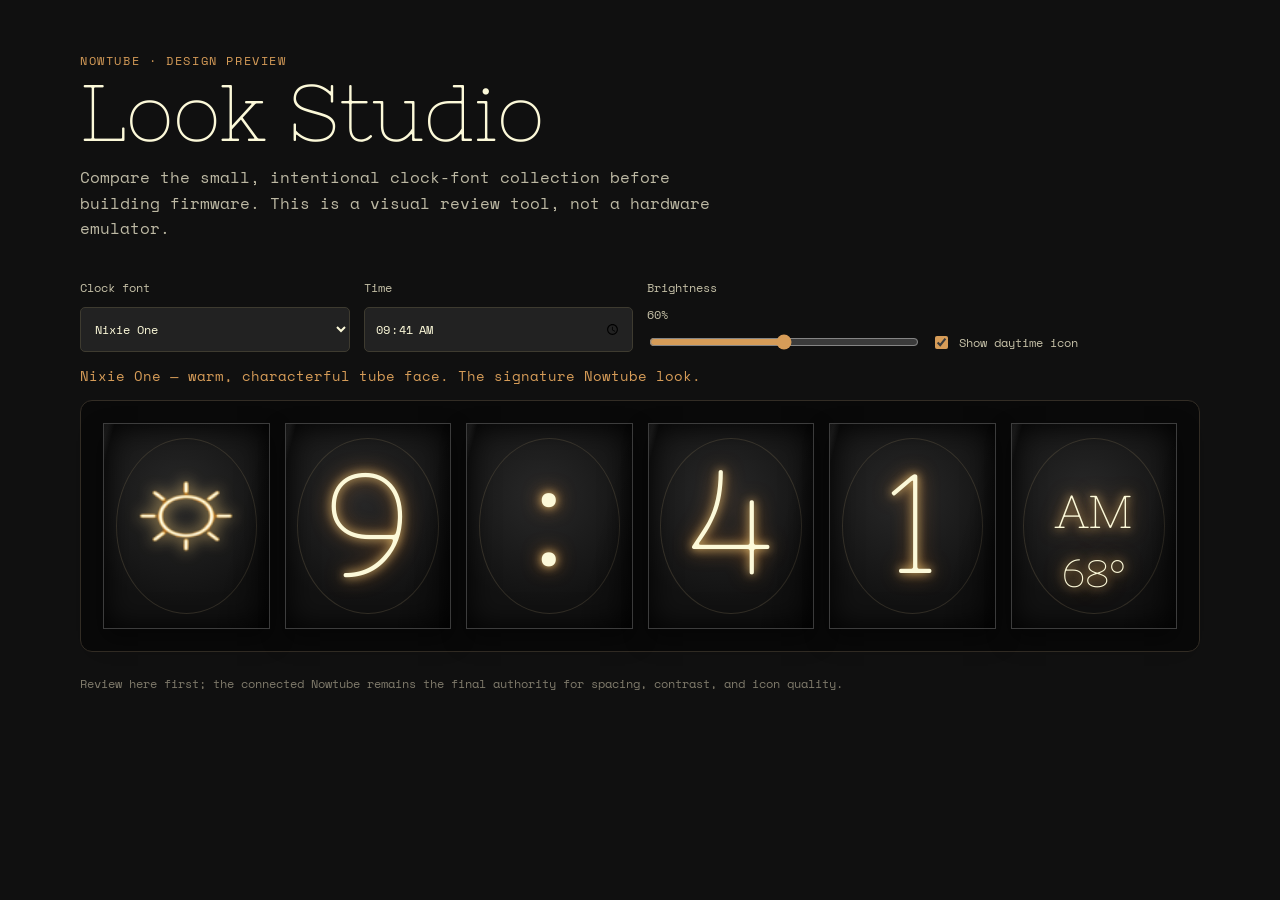
<file: tools/look-studio/index.html>
<!doctype html>
<html lang="en">
  <head>
    <meta charset="utf-8">
    <meta name="viewport" content="width=device-width, initial-scale=1">
    <title>Nowtube Look Studio</title>
    <link rel="stylesheet" href="style.css">
  </head>
  <body>
    <main>
      <header>
        <p class="eyebrow">Nowtube · design preview</p>
        <h1>Look Studio</h1>
        <p class="intro">Compare the small, intentional clock-font collection before building firmware. This is a visual review tool, not a hardware emulator.</p>
      </header>

      <section class="controls" aria-label="Preview controls">
        <label>
          Clock font
          <select id="font">
            <option value="nixie">Nixie One</option>
            <option value="space">Space Mono</option>
            <option value="atkinson">Atkinson Hyperlegible</option>
            <option value="aldrich">Aldrich</option>
          </select>
        </label>
        <label>
          Time
          <input id="time" type="time" value="09:41">
        </label>
        <label>
          Brightness <output id="brightness-value">60%</output>
          <input id="brightness" type="range" min="20" max="100" value="60">
        </label>
        <label class="switch">
          <input id="show-weather" type="checkbox" checked>
          <span>Show daytime icon</span>
        </label>
      </section>

      <p class="font-note" id="font-note"></p>

      <section class="tube-row" id="tube-row" aria-label="Six virtual Nowtube displays">
        <article class="tube"><span class="digit weather-slot" id="digit-0">0</span><img id="weather-icon" src="../../main/spiffs/sunny.png" alt="Sunny"></article>
        <article class="tube"><span class="digit" id="digit-1">9</span></article>
        <article class="tube colon"><span class="digit">:</span></article>
        <article class="tube"><span class="digit" id="digit-2">4</span></article>
        <article class="tube"><span class="digit" id="digit-3">1</span></article>
        <article class="tube detail"><span class="ampm" id="ampm">AM</span><span class="temp">68°</span></article>
      </section>

      <footer>Review here first; the connected Nowtube remains the final authority for spacing, contrast, and icon quality.</footer>
    </main>
    <script src="app.js"></script>
  </body>
</html>
</file>
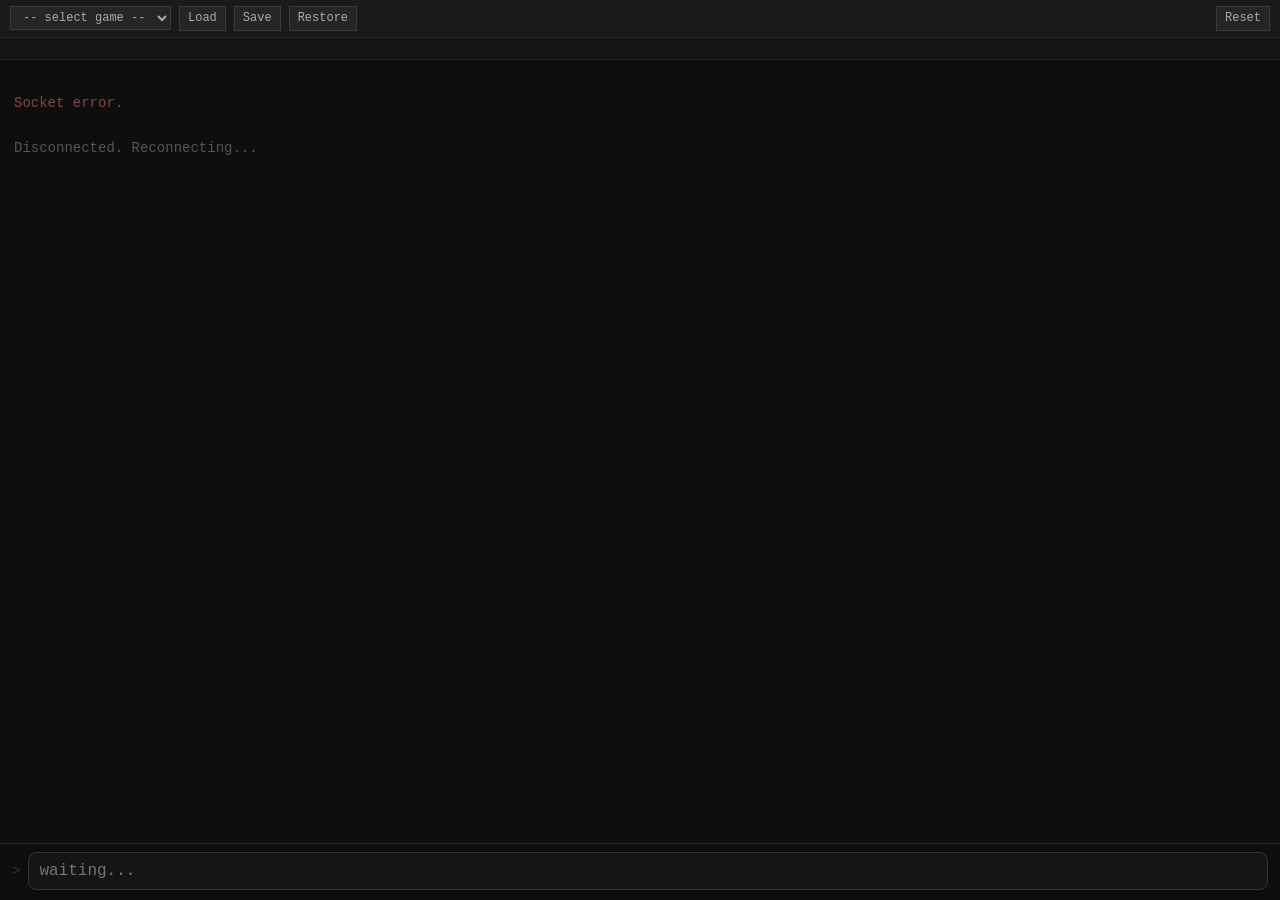
<file: components/zvibe_webterm/zvibe.html>
<!DOCTYPE html>
<html lang="en">
<head>
<meta charset="UTF-8">
<meta name="viewport" content="width=device-width, initial-scale=1, viewport-fit=cover">
<title>zvibe</title>
<style>
* { box-sizing: border-box; margin: 0; padding: 0; }
body {
    background: #0e0e0e;
    color: #c8c8c8;
    font: 14px/1.6 'Courier New', Courier, monospace;
    height: var(--app-height, 100dvh);
    min-height: var(--app-height, 100dvh);
    display: flex;
    flex-direction: column;
    overflow: hidden;
}
#toolbar {
    background: #1a1a1a;
    border-bottom: 1px solid #2a2a2a;
    padding: 6px 10px;
    display: flex;
    align-items: center;
    gap: 8px;
    flex-shrink: 0;
    flex-wrap: wrap;
}
#status-bar {
    background: #151515;
    border-bottom: 1px solid #222;
    padding: 3px 10px;
    font-size: 12px;
    color: #888;
    flex-shrink: 0;
    min-height: 22px;
}
#output {
    flex: 1;
    overflow-y: auto;
    padding: 10px 14px;
    padding-bottom: 76px;
    white-space: pre-wrap;
    word-break: break-word;
}
#input-bar {
    position: fixed;
    left: 0;
    right: 0;
    bottom: 0;
    z-index: 10;
    min-height: 56px;
    border-top: 1px solid #2a2a2a;
    padding: 8px 12px calc(10px + env(safe-area-inset-bottom));
    background: rgba(14, 14, 14, 0.96);
    backdrop-filter: blur(8px);
    display: flex;
    align-items: center;
    gap: 8px;
}
#prompt-char { color: #3a3; user-select: none; }
#input-field {
    flex: 1;
    min-width: 0;
    min-height: 38px;
    background: #151515;
    border: 1px solid #333;
    border-radius: 8px;
    padding: 6px 10px;
    outline: none;
    color: #d0d0d0;
    font: 16px/1.4 'Courier New', Courier, monospace;
    caret-color: #3a3;
}
#input-field:focus { border-color: #4a4; background: #111; }
.input-hint {
    display: none;
    color: #555;
    font-size: 11px;
    white-space: nowrap;
}
.msg-sys  { color: #555; }
.msg-err  { color: #844; }
.msg-echo { color: #668; }

select, button {
    background: #252525;
    color: #aaa;
    border: 1px solid #3a3a3a;
    padding: 3px 8px;
    font: 12px/1.4 'Courier New', monospace;
    cursor: pointer;
}
select:focus, button:hover { border-color: #666; outline: none; background: #2e2e2e; }
#game-select { max-width: 220px; }
#btn-reset   { margin-left: auto; }
@media (max-width: 640px) {
    body { font-size: 16px; }
    #toolbar {
        padding: calc(6px + env(safe-area-inset-top)) 8px 6px;
        gap: 6px;
    }
    #game-select { flex: 1 1 100%; max-width: none; }
    #btn-reset { margin-left: 0; }
    #status-bar { font-size: 12px; }
    #output { padding: 8px 12px 96px; }
    .input-hint { display: inline; }
}
</style>
</head>
<body>

<div id="toolbar">
    <select id="game-select"><option value="">-- select game --</option></select>
    <button id="btn-load">Load</button>
    <button id="btn-save">Save</button>
    <button id="btn-restore">Restore</button>
    <button id="btn-reset">Reset</button>
</div>
<div id="status-bar"></div>
<div id="output"></div>
<div id="input-bar">
    <span id="prompt-char">&gt;</span>
    <input id="input-field" type="text" autocomplete="off"
           autocapitalize="none" autocorrect="off" enterkeyhint="send"
           spellcheck="false" disabled placeholder="waiting...">
    <span class="input-hint">tap to type</span>
</div>

<script>
(function () {
'use strict';

const output   = document.getElementById('output');
const inputEl  = document.getElementById('input-field');
const promptEl = document.getElementById('prompt-char');
const statusEl = document.getElementById('status-bar');
const picker   = document.getElementById('game-select');
const inputBar = document.getElementById('input-bar');

let ws = null;
let gamesLoaded = false;

function updateViewportHeight() {
    const h = window.visualViewport ? window.visualViewport.height : window.innerHeight;
    document.documentElement.style.setProperty('--app-height', `${h}px`);
}

updateViewportHeight();
window.addEventListener('resize', updateViewportHeight);
if (window.visualViewport) {
    window.visualViewport.addEventListener('resize', updateViewportHeight);
    window.visualViewport.addEventListener('scroll', updateViewportHeight);
}

function print(text, cls) {
    const el = document.createElement('span');
    if (cls) el.className = cls;
    el.textContent = text;
    output.appendChild(el);
    output.scrollTop = output.scrollHeight;
}

function setInput(on) {
    inputEl.disabled = !on;
    promptEl.style.color = on ? '#3a3' : '#333';
    if (on) {
        inputEl.placeholder = 'type command';
        setTimeout(() => inputEl.focus(), 0);
    }
    else inputEl.placeholder = 'waiting...';
}

function send(obj) { if (ws && ws.readyState === WebSocket.OPEN) ws.send(JSON.stringify(obj)); }

function requestGames() {
    send({ type: 'games' });
}

function connect() {
    const proto = location.protocol === 'https:' ? 'wss' : 'ws';
    ws = new WebSocket(`${proto}://${location.host}/zvibe`);

    ws.addEventListener('open', () => {
        print('Connected.\n', 'msg-sys');
        gamesLoaded = false;
        requestGames();
        setTimeout(() => { if (!gamesLoaded) requestGames(); }, 500);
        setTimeout(() => { if (!gamesLoaded) requestGames(); }, 2000);
    });

    ws.addEventListener('close', () => {
        setInput(false);
        print('\nDisconnected. Reconnecting...\n', 'msg-sys');
        ws = null;
        setTimeout(connect, 3000);
    });

    ws.addEventListener('error', () => print('\nSocket error.\n', 'msg-err'));

    ws.addEventListener('message', ({ data }) => {
        let msg;
        try { msg = JSON.parse(data); } catch { print(data); return; }

        switch (msg.type) {
            case 'output':
                print(msg.text);
                setInput(!!msg.prompt);
                break;

            case 'status': {
                const loc   = msg.location || '';
                const right = (msg.hours !== undefined)
                    ? `${msg.hours}:${String(msg.minutes).padStart(2, '0')}`
                    : `Score: ${msg.score}   Turns: ${msg.turns}`;
                statusEl.textContent = loc ? `${loc}   ${right}` : right;
                break;
            }

            case 'games': {
                gamesLoaded = true;
                const prev = picker.value;
                while (picker.options.length > 1) picker.remove(1);
                (msg.list || []).slice().sort().forEach(g => picker.add(new Option(g, g)));
                if (prev && [...picker.options].some(o => o.value === prev)) picker.value = prev;
                if (picker.options.length <= 1) print('No games found in SPIFFS.\n', 'msg-err');
                break;
            }

            case 'busy':
                print('A session is already in progress on this device.\n', 'msg-err');
                break;

            case 'resumed':
                print('\n-- session resumed --\n', 'msg-sys');
                setInput(!!msg.prompt);
                break;

            case 'saved':
                print('\n[Saved.]\n', 'msg-sys');
                setInput(true);
                break;

            case 'error':
                print(`\n[${msg.message}]\n`, 'msg-err');
                setInput(true);
                break;
        }
    });
}

inputEl.addEventListener('keydown', e => {
    if (e.key !== 'Enter') return;
    const text = inputEl.value;
    print(` ${text}\n`, 'msg-echo');
    send({ type: 'input', text });
    inputEl.value = '';
    setInput(false);
});

inputBar.addEventListener('click', () => {
    if (!inputEl.disabled) inputEl.focus();
});

output.addEventListener('click', () => {
    if (!inputEl.disabled) inputEl.focus();
});

document.getElementById('btn-load').addEventListener('click', () => {
    const g = picker.value;
    if (!g) return;
    output.textContent = '';
    statusEl.textContent = '';
    setInput(false);
    send({ type: 'load', game: g });
});

document.getElementById('btn-save').addEventListener('click', () => send({ type: 'save' }));

document.getElementById('btn-restore').addEventListener('click', () => send({ type: 'restore' }));

document.getElementById('btn-reset').addEventListener('click', () => {
    if (!confirm('Reset session? Game progress will be lost.')) return;
    output.textContent = '';
    statusEl.textContent = '';
    setInput(false);
    send({ type: 'reset' });
    requestGames();
});

connect();
}());
</script>
</body>
</html>
</file>
<file: tools/look-studio/style.css>
@import url('https://fonts.googleapis.com/css2?family=Aldrich&family=Atkinson+Hyperlegible:wght@400&family=Nixie+One&family=Space+Mono:wght@400&display=swap');

:root {
  color: #fcf9d9;
  background: #101010;
  font-family: "Space Mono", monospace;
}

* { box-sizing: border-box; }
body { margin: 0; min-width: 320px; }
main { width: min(1120px, calc(100% - 40px)); margin: 0 auto; padding: 52px 0 44px; }
.eyebrow { color: #d69c58; font-size: .72rem; letter-spacing: .14em; text-transform: uppercase; margin: 0 0 8px; }
h1 { font: 400 clamp(2.5rem, 8vw, 5rem)/.9 "Nixie One", cursive; margin: 0; }
.intro { max-width: 670px; color: #bdb9a4; line-height: 1.6; }
.controls { display: grid; grid-template-columns: repeat(4, minmax(0, 1fr)); gap: 14px; margin: 36px 0 14px; }
label { display: grid; gap: 8px; color: #c5c0a7; font-size: .78rem; }
select, input { width: 100%; accent-color: #d69c58; }
select, input[type="time"] { background: #222; color: #fcf9d9; border: 1px solid #3e3b30; border-radius: 5px; padding: 10px; font: inherit; }
.switch { align-content: end; grid-auto-flow: column; justify-content: start; }
.switch input { width: auto; }
.font-note { min-height: 1.5em; color: #d69c58; font-size: .85rem; }
.tube-row { --glow: .6; display: grid; grid-template-columns: repeat(6, minmax(0, 1fr)); gap: clamp(5px, 1.2vw, 15px); padding: clamp(10px, 2vw, 22px); background: #090909; border: 1px solid #332d25; border-radius: 12px; }
.tube { aspect-ratio: 1 / 1.24; position: relative; display: grid; place-items: center; overflow: hidden; background: radial-gradient(circle at 45% 35%, #282828, #121212 67%); border: 1px solid #3d3d3d; box-shadow: inset 0 0 30px #000, 0 10px 22px #0006; }
.tube::before { content: ""; position: absolute; inset: 7%; border: 1px solid #62594566; border-radius: 50%; }
.tube::after { content: ""; position: absolute; inset: 0; background: linear-gradient(105deg, #fff1 0 2%, transparent 5% 73%, #0007); pointer-events: none; }
.digit, .ampm, .temp { position: relative; z-index: 1; color: #fcf9d9; text-shadow: 0 0 calc(16px * var(--glow)) #f3cb78, 0 0 calc(32px * var(--glow)) #bd6d27; }
.digit { font: 400 clamp(3.2rem, 11vw, 9rem)/1 "Nixie One", cursive; transform: translateY(-2%); }
.colon .digit { transform: translateY(-8%); }
.detail { align-content: center; gap: 11%; padding-top: 18%; }
.ampm { font: 400 clamp(1.3rem, 3.6vw, 2.9rem)/1 "Nixie One", cursive; }
.temp { font: 400 clamp(1.2rem, 3vw, 2.4rem)/1 "Nixie One", cursive; }
#weather-icon { position: absolute; z-index: 2; width: 68%; filter: drop-shadow(0 0 calc(12px * var(--glow)) #f3cb78); }
.weather-slot.icon-visible { visibility: hidden; }

.font-space .digit, .font-space .ampm, .font-space .temp { font-family: "Space Mono", monospace; }
.font-atkinson .digit, .font-atkinson .ampm, .font-atkinson .temp { font-family: "Atkinson Hyperlegible", sans-serif; }
.font-aldrich .digit, .font-aldrich .ampm, .font-aldrich .temp { font-family: Aldrich, sans-serif; }

footer { color: #7f7a6b; font-size: .77rem; line-height: 1.5; margin-top: 22px; }
@media (max-width: 700px) { .controls { grid-template-columns: 1fr 1fr; } main { width: min(100% - 24px, 1120px); padding-top: 28px; } }
</file>
